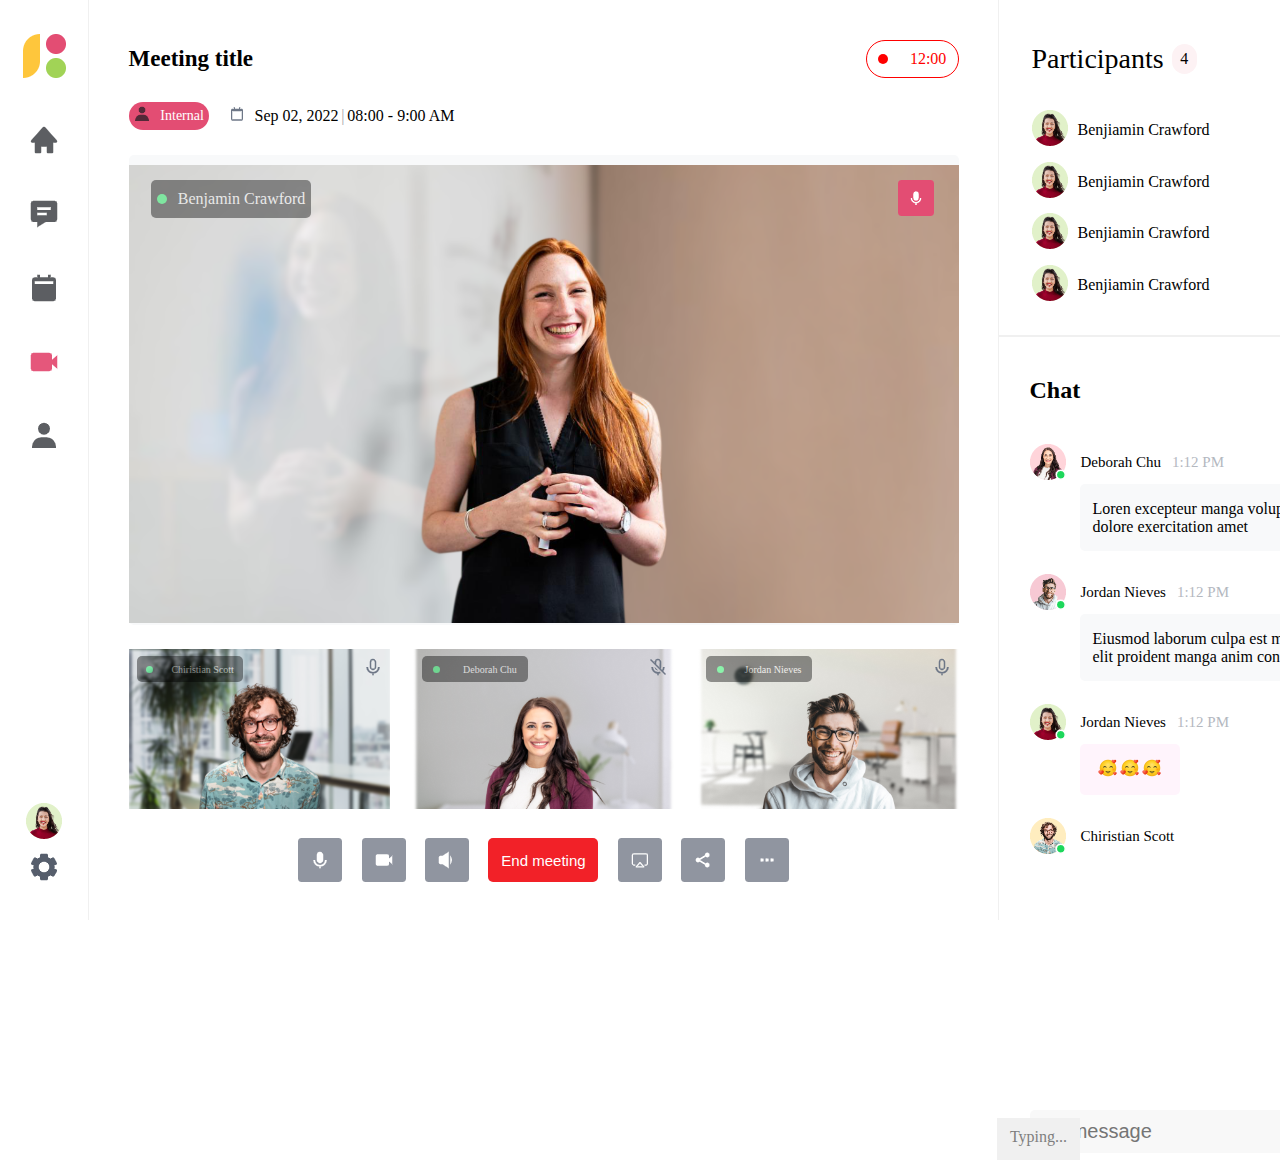
<file: index_4.html>
<!DOCTYPE html>
<html lang="en">
<head>
    <meta charset="UTF-8">
    <meta http-equiv="X-UA-Compatible" content="IE=edge">
    <meta name="viewport" content="width=device-width, initial-scale=1.0">
    <title>Thực hành tuần 4</title>
    <link rel="stylesheet" href="/css/index_4.css">
</head>
<body>
    <div class="wrapper">
        <div class="container">
            <div class="grid left">
                <div class="left_top">
                    <div class="item1"><img src="/images/logo.png" alt=""></div>
                    <div class="item item2"><img src="/images/home.png" alt=""></div>
                    <div class="item item3"><img src="/images/chatting.png" alt=""></div>
                    <div class="item item4"><img src="/images/calender.png" alt=""></div>
                    <div class="item item5"><img src="/images/cam.png" alt=""  ></div>
                    <div class="item item6"><img src="/images/user.png" alt=""></div>
                </div>
                <div class="left_bottom">
                    <img src="/images/avatar 1322.png" alt="">
                    <img src="/images/setting.png" alt="">
                </div>
            </div>
            <div class="grid center">
                <div class="center_item center_item1">
                    <div class="tt1"><h2>Meeting title</h2></div>
                    <div class="tt2">
                        <div class="tt2_1"></div>
                        <div class="tt2_2" style="color: red;">12:00</div>
                    </div>
                </div>
                <div class="center_item center_item2">
                    <div class="center_item2_1">
                        <div class="center_item2_1_1"><img src="/images/user.png" alt="" width="18px"></div>
                        <div class="center_item2_1_2" style="color: white; font-size: 14px;"> Internal</div>
                    </div>
                    <div class="center_item2_2">
                        <div class="center_item2_2_img"><img src="/images/calender_small.png" alt=""></div>
                        <div class="center_item2_2_date">
                            <div class="center_item2_2_date1">Sep 02, 2022</div>
                            <div class="center_item2_2_|" style="color: darkgray;">|</div>
                            <div class="center_item2_2_time">08:00 - 9:00 AM</div>
                        </div>        
                    </div>
                </div>
                <div class="center_item center_item3">
                    <div class="center_item3_1">
                        <img src="/images/img_big.png" style="margin-top: 10px;" alt="">
                        
                        <div class="center_item3_1_1">
                            <div class="center_item3_1_1_1">
                                <div class="center_item3_1_1_1c"></div>
                                <div class="center_item3_1_1_1txt" style="color: white;">Benjamin Crawford</div>
                            </div>
                            <div class="center_item3_1_1_2"><img src="/images/mic_color.png" alt=""></div>
                        </div>
                    </div>
                    <div class="center_item3_2">
                        <div class="center_item3_2_1"><img src="/images/img2.png" alt="">
                            <div class="center_item3_1_11">
                                <div class="center_item3_1_1_11">
                                    <div class="center_item3_1_1_11c"></div>
                                    <div class="center_item3_1_1_11txt" style="color: white;"><p>Chiristian Scott</p> </div>
                                </div>
                                <div class="center_item3_1_1_21" ><img src="/images/mic1.png" alt=""></div>
                            </div>
                        </div>
                        <div class="center_item3_2_1"><img src="/images/img1.png" alt="">
                            <div class="center_item3_1_12">
                                <div class="center_item3_1_1_12">
                                    <div class="center_item3_1_1_12c"></div>
                                    <div class="center_item3_1_1_12txt" style="color: white;"><p>Deborah Chu</p> </div>
                                </div>
                                <div class="center_item3_1_1_22" ><img src="/images/mic2.png" alt=""></div>
                            </div>
                        </div>
                        <div class="center_item3_2_1"><img src="/images/img.png" alt="">
                            <div class="center_item3_1_13">
                                <div class="center_item3_1_1_13">
                                    <div class="center_item3_1_1_13c"></div>
                                    <div class="center_item3_1_1_13txt" style="color: white;"><p>Jordan Nieves</p> </div>
                                </div>
                                <div class="center_item3_1_1_23" ><img src="/images/mic1.png" alt=""></div>
                            </div>
                        </div>
                    </div>
                </div>
                <div class="center_item center_item4">
                    <div class="center_item4_1"><img src="/images/mic_grey_color.png" alt=""></div>
                    <div class="center_item4_1"><img src="/images/cam_color.png" alt=""></div>
                    <div class="center_item4_1"><img src="/images//speaker_grey_color.png" alt=""></div>
                    <div class="center_item4_txt"><button>End meeting</button></div>
                    <div class="center_item4_1"><img src="/images/Button 2179.png" alt=""></div>
                    <div class="center_item4_1"><img src="/images//share.png" alt=""></div>
                    <div class="center_item4_1"><img src="/images/m.png" alt=""></div>
                </div>
            </div>
            <div class="grid right">
                <div class="right1">
                    <div class="right1_1">
                        <div class="right1_1_1">
                            <div class="right1_1_1_1" style="font-size: 28px;">Participants</div>
                            <div class="right1_1_1_2">
                                <div class="right1_1_1_2_1">4</div>
                            </div>
                        </div>
                        <div class="right1_1_2">
                            <div class="right1_1_2_1">+ Add</div>
                        </div>
                    </div>
                    <div class="right1_21">
                        <div class="right1_2">
                            <div class="right1_2_1">
                                <div class="right1_2_1_1"><img src="/images/avatar 1322.png" alt=""></div>
                                <div class="right1_2_1_1"><p>Benjiamin Crawford</p></div>
                            </div>
                            <div class="right1_2_2">
                                <div class="right1_2_2_1"><img src="/images/mic1.png" alt=""></div>
                                <div class="right1_2_2_1"><img src="/images/cam_small.png" alt=""></div>
                                <div class="right1_2_2_1"><img src="/images/icons8-menu-20.png" alt=""></div>
                            </div>
                        </div>
                        <div class="right1_2">
                            <div class="right1_2_1">
                                <div class="right1_2_1_1"><img src="/images/avatar 1322.png" alt=""></div>
                                <div class="right1_2_1_1"><p>Benjiamin Crawford</p></div>
                            </div>
                            <div class="right1_2_2">
                                <div class="right1_2_2_1"><img src="/images/mic1.png" alt=""></div>
                                <div class="right1_2_2_1"><img src="/images/cam_small.png" alt=""></div>
                                <div class="right1_2_2_1"><img src="/images/icons8-menu-20.png" alt=""></div>
                            </div>
                        </div>
                        <div class="right1_2">
                            <div class="right1_2_1">
                                <div class="right1_2_1_1"><img src="/images/avatar 1322.png" alt=""></div>
                                <div class="right1_2_1_1"><p>Benjiamin Crawford</p></div>
                            </div>
                            <div class="right1_2_2">
                                <div class="right1_2_2_1"><img src="/images/mic1.png" alt=""></div>
                                <div class="right1_2_2_1"><img src="/images/cam_small.png" alt=""></div>
                                <div class="right1_2_2_1"><img src="/images/icons8-menu-20.png" alt=""></div>
                            </div>
                        </div>
                        <div class="right1_2">
                            <div class="right1_2_1">
                                <div class="right1_2_1_1"><img src="/images/avatar 1322.png" alt=""></div>
                                <div class="right1_2_1_1"><p>Benjiamin Crawford</p></div>
                            </div>
                            <div class="right1_2_2">
                                <div class="right1_2_2_1"><img src="/images/mic1.png" alt=""></div>
                                <div class="right1_2_2_1"><img src="/images/cam_small.png" alt=""></div>
                                <div class="right1_2_2_1"><img src="/images/icons8-menu-20.png" alt=""></div>
                            </div>
                        </div>
                    </div>                  
                </div>
                <div class="right2"></div>
                <div class="right3">
                    <div class="right3_CHAT"><h2>Chat</h2></div>
                    <div class="right3_chat">
                        <div class="right_3_chat_name">
                            <div class="right_3_chat_name1"><img src="/images/avatar 1326.png" alt=""></div>
                            <div class="right_3_chat_name2"><p>Deborah Chu</p> </div>
                            <div class="right_3_chat_name3"><p>1:12 PM</p></div>
                        </div>
                        <div class="right_3_chat_nd">
                            <div class="right_3_chat_nd1"><p>Loren excepteur manga voluptate exercitation dolore exercitation amet</p></div>
                        </div>
                    </div>
                    <div class="right3_chat">
                        <div class="right_3_chat_name">
                            <div class="right_3_chat_name1"><img src="/images/avatar 1327.png" alt=""></div>
                            <div class="right_3_chat_name2"><p>Jordan Nieves</p> </div>
                            <div class="right_3_chat_name3"><p>1:12 PM</p></div>
                        </div>
                        <div class="right_3_chat_nd">
                            <div class="right_3_chat_nd1"><p>Eiusmod laborum culpa est manga cilum sint in elit proident manga anim consecte</p></div>
                        </div>
                    </div>
                    <div class="right3_chat">
                        <div class="right_3_chat_name">
                            <div class="right_3_chat_name1"><img src="/images/avatar 1328.png" alt=""></div>
                            <div class="right_3_chat_name2"><p>Jordan Nieves</p> </div>
                            <div class="right_3_chat_name3"><p>1:12 PM</p></div>
                        </div>
                        <div class="right_3_chat_ndd">
                            <div class="right_3_chat_nd11"><img src="/images/icons8-smiling-face-with-hearts-22.png" alt=""></div>
                            <div class="right_3_chat_nd11"><img src="/images/icons8-smiling-face-with-hearts-22.png" alt=""></div>
                            <div class="right_3_chat_nd11"><img src="/images/icons8-smiling-face-with-hearts-22.png" alt=""></div>
                        </div>
                    </div>
                    <div class="right3_chat">
                        <div class="right_3_chat_name">
                            <div class="right_3_chat_name1"><img src="/images/avatar 1329.png" alt=""></div>
                            <div class="right_3_chat_name2"><p>Chiristian Scott</p> </div>
                        </div>
                    </div>
                    <div class="right3_chat_input" >
                        <div class="right3_chat_input1"><input type="text" name="" id="" placeholder="Add message" style="font-size: 20px; "></div>
                        <div class="right3_chat_input_iocon"><img src="/images/send.png" alt=""></div>
                    </div>
                    <div class="right3_chat_Typing" style="position: absolute; bottom: -260px; right: 200px; width: 83px;height: 42px;background-color: rgb(240, 240, 240); text-align: center;"><p style="margin-top: 10px; color: rgb(126, 126, 126);">Typing...</p></div>
                </div>

            </div>
        </div>
    </div>
</body>
</html>
</file>
<file: css/index_4.css>
*{
    padding: 0;
    margin: 0;
}
.wrapper{
    width: 1440px;
    height: 920px;
}
.container{
    display: grid;
    grid-template-columns: 1fr 6fr 3fr;
    height: 100%;
}

.container .grid{
}

.container .left{
    background-color: rgb(255, 255, 255);
    width: 88px;
    display: flex;
    flex-direction: column;
    border-right: 1px solid rgb(240, 240, 240);
    justify-content: space-between;
}

.container .center{
    background-color: rgb(255, 255, 255);
    width: 909px;
    border-right: 1px solid rgb(240, 240, 240);
    display: flex;
    flex-direction: column;
    align-items: center;
}

.container .right{
    background-color: rgb(255, 255, 255);
    width: 450px;
}

.left_top{
    display: flex;
    flex-direction: column;
    justify-content: center;
    align-items: center;
}

.left_bottom{
    display: flex;
    flex-direction: column;
    align-items: center;
    justify-content: center;
    margin-bottom: 25px;
}
.item1{
    margin-top: 30px;
}
.item{
    width: 33px;
    margin-top: 38px;

}
.center_item1{
    display: flex;
    flex-direction: row;
    width: 830px;
    justify-content: space-between;
    margin-top: 40px;
    align-items: center;
}

.center_item1 .tt1 h2{
    font-size: 23px;
    font-family: Georgia, 'Times New Roman', Times, serif;
}
.tt2{
    display: flex;
    border: 1px solid red;
    width: 91px;
    height: 36px;
    justify-content: center;
    align-items: center;
    justify-content: space-around;
    border-radius: 20px;

}
.tt2_1{
    width: 10px;
    height: 10px;
    background-color: red;
    border-radius: 100%;
}
.center_item2{
    display: flex;
    flex-direction: row;
    width: 830px;
    margin-top: 30px;
    justify-content: flex-start;
    margin-top: 24px;
}
.center_item2_1{
    display: flex;
    flex-direction: row;
    justify-content: space-around;
    align-items: center;
    background-color: #E34D73;
    border-radius: 20px;
    width: 80px;
    height: 28px;
}
.center_item2_2{
    display: flex;
    flex-direction: row;
    justify-content: space-around;
    align-items: center;
    margin-left: 20px;
}

.center_item2_2_date {
    margin-left: 10px;
    display: flex;
    flex-direction: row;
    justify-content: space-between;
    align-items: center;
    width: 200px;
}
.center_item3_1{
    height: 470px;
    width: 830px;
    background-color: #F8F9FA;
    border-radius: 5px;
    margin-top: 25px; 
    
}

.center_item3_2{
    display: flex;
    flex-direction: row;
    width: 830px;
    justify-content: space-around;
}
.center_item3_1 image{
    margin-top: 10px;
}

.center_item3_1_1{
    display: flex;
    width: 783px;
    justify-content: space-between;
    position: absolute;
    top: 180px;
    left: 151px;
}
.center_item3_1_1_1{
    display: flex;
    flex-direction: row;
    height: 38px;
    width: 160px;
    background-color: #000000;
    align-items: center;
    border-radius: 5px;
    justify-content: space-around;
    opacity: 0.4;
}
.center_item3_1_1_1c{
    width: 10px;
    height: 10px;
    background-color: rgb(0, 255, 85);
    border-radius: 100%;
}
.center_item3_2{
    margin-top: 24px;
    display: flex;
    justify-content: space-between;
    width: 830px;
}

.center_item4{
    display: flex;
    justify-content: space-around;
    width: 510px;
    margin-top: 25px;
}
.center_item4_txt button{
    height: 44px;
    width: 110px;
    font-size: 15px;
    color: white;
    background-color: #F22128;
    border: none;
    border-radius: 5px;
}
.right{
    display: flex;
    flex-direction: column;
    align-items: center;
}

.right1_1{
    display: flex;
    width: 385px;
    justify-content: space-between;
    margin-top: 40px;
}
.right1_1_1{
    display: flex;
    align-items: center;
    justify-content: space-around;
}
.right1_1_1_2{
    display: flex;
    background-color: #FDF2F4;
    height: 30px;
    width: 25px;
    align-items: center;
    justify-content: center;
    border-radius: 30px;
    margin-left: 8px;
}
.right1_1_2{
    display: flex;
    border: 1px solid #EA7A96;
    height: 36px;
    width: 80px;
    border-radius: 5px;
    align-items: center;
    justify-content: center;
}
.right1_1_2_1{
    color: #EA7A96;
}
.right1_2{
    display: flex;
    justify-content: space-between;
}
.right1_2_1{
    display: flex;
    justify-content: center;
    align-items: center;
}
.right1_2_1_1 p{
    margin-left: 10px;
}
.right1_2_2{
    display: flex;
    justify-content: center;
    align-items: center;
}
.right1_2_2_1{
    margin-left: 10px;
}
.right1_21{
    display: flex;
    flex-direction: column;
    height: 195px;
    justify-content: space-between;
    margin-top: 32px;
}

.right2{
    width: 400px;
    margin-top: 30px;
    border-bottom: 2px solid rgb(240, 240, 240);
    margin-left: -51px;
}
.right3{
    height: 30px;
    width: 389px;
    margin-top: 40px;
    display: flex;
    flex-direction: column;
}
.right3_CHAT{
    width: 385px;
    margin-bottom: 40px;
}
.right3_chat{
    display: flex;
    flex-direction: column;
    margin-bottom: 23px;
    
}

.right_3_chat_name{
    display: flex;
    align-content: center;
}
.right_3_chat_name2 p{
    margin-top: 10px;
    margin-left: 15px;

    font-size: 15px;
}
.right_3_chat_name3 p{
    margin-left: 11px;
    margin-top: 10px;
    font-size: 15px;
    color: #B4B8BF;
}
.right_3_chat_nd{
    width: 335px;
    height: 67px;
    background-color: #F8F9FA;
    display: flex;
    align-items: center;
    border-radius: 5px;
    margin-left: 50px;
}
.right_3_chat_nd1{
    margin-left: 13px;
}

.right_3_chat_ndd{
    width: 100px;
    height: 51px;
    background-color: #fff4fc;
    display: flex;
    align-items: center;
    border-radius: 5px;
    margin-left: 50px;
    display: flex;
    align-items: center;
    justify-content: center;
}

.right3_chat_input{
    position: absolute; 
    bottom: -255px;
    display: flex;
    align-items: center;
}

.right3_chat_input input{
    background-color: #f8f8f8;
    border: 0;
    border-radius: 5px;
    height: 43px;
    width: 325px;
    outline: none;
}
.right3_chat_input_iocon{
    margin-left: 30px;
}
.center_item3_1_11{
    display: flex;
    flex-direction: row;
    justify-content: space-between;
    position: absolute;
    left: 137px;
    top: 656px;
    width: 246px;
    align-items: center;
}

.center_item3_1_1_11{
    display: flex;
    flex-direction: row;
    height: 26px;
    width: 106px;
    background-color: #000000;
    align-items: center;
    border-radius: 5px;
    justify-content: space-around;
    opacity: 0.4;
}
.center_item3_1_1_11 p{
    font-size: 10px;
    color: white;
}
.center_item3_1_1_11c{
    width: 7px;
    height: 7px;
    background-color: rgb(0, 255, 85);
    border-radius: 100%;
}
.center_item3_1_12{
    display: flex;
    flex-direction: row;
    justify-content: space-between;
    position: absolute;
    left: 422px;
    top: 656px;
    width: 246px;
    align-items: center;
}

.center_item3_1_1_12{
    display: flex;
    flex-direction: row;
    height: 26px;
    width: 106px;
    background-color: #000000;
    align-items: center;
    border-radius: 5px;
    justify-content: space-around;
    opacity: 0.4;
}
.center_item3_1_1_12 p{
    font-size: 10px;
    color: white;
}
.center_item3_1_1_12c{
    width: 7px;
    height: 7px;
    background-color: rgb(0, 255, 85);
    border-radius: 100%;
}
.center_item3_1_13{
    display: flex;
    flex-direction: row;
    justify-content: space-between;
    position: absolute;
    left: 706px;
    top: 656px;
    width: 246px;
    align-items: center;
}

.center_item3_1_1_13{
    display: flex;
    flex-direction: row;
    height: 26px;
    width: 106px;
    background-color: #000000;
    align-items: center;
    border-radius: 5px;
    justify-content: space-around;
    opacity: 0.4;
}
.center_item3_1_1_13 p{
    font-size: 10px;
    color: white;
}
.center_item3_1_1_13c{
    width: 7px;
    height: 7px;
    background-color: rgb(0, 255, 85);
    border-radius: 100%;
}
</file>
